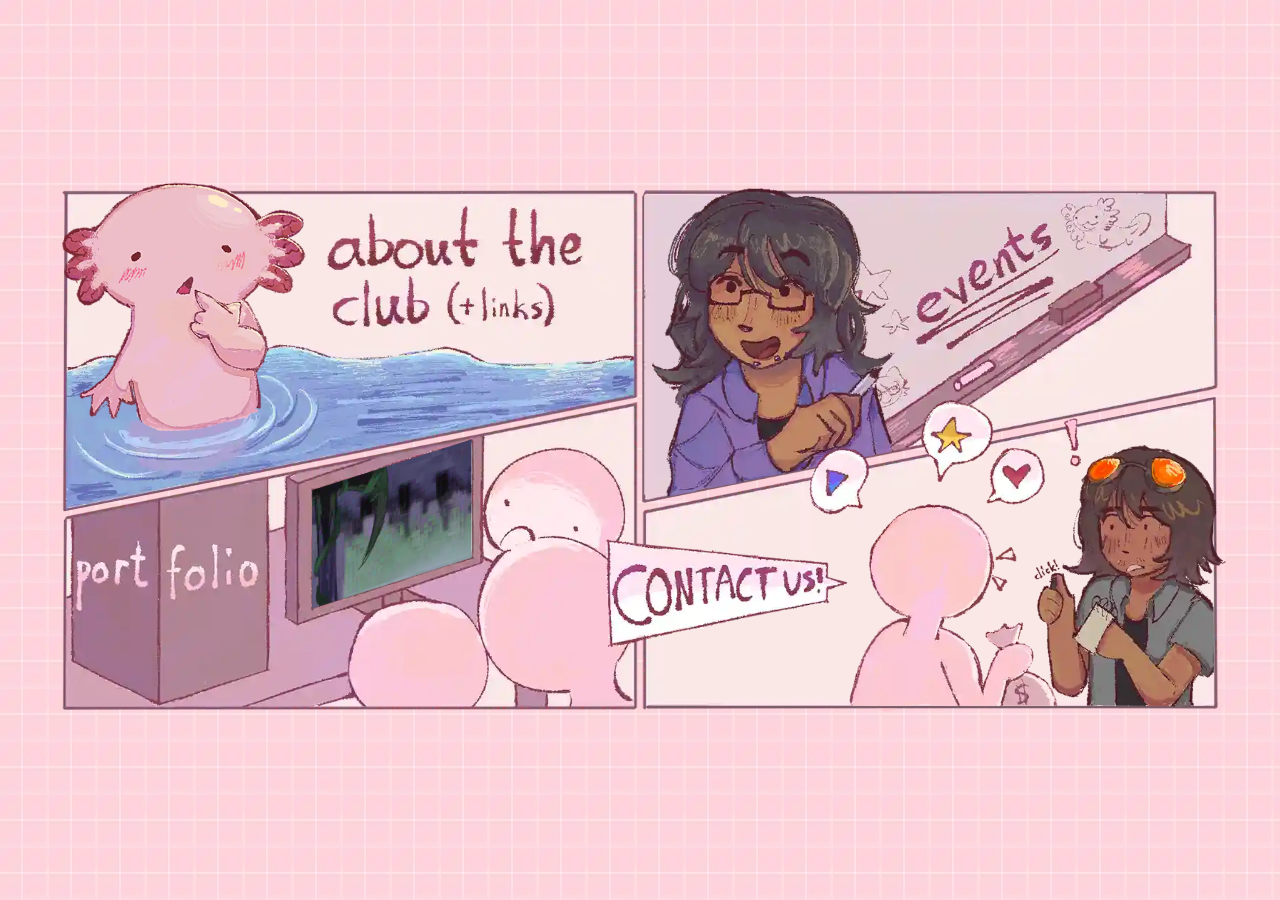
<file: index.html>
<!DOCTYPE html>
<html lang="en">

<head>
    <meta charset="UTF-8">
    <meta http-equiv="X-UA-Compatible" content="IE=edge">
    <meta name="viewport" content="width=device-width, initial-scale=1.0">
    <title>UNLV animation club</title>
    <link rel="icon" type="image/x-icon" href="images/favicon.ico">
    <link rel="stylesheet" href="menu.css">

    <!-- google fonts -->
    <link rel="preconnect" href="https://fonts.googleapis.com">
    <link rel="preconnect" href="https://fonts.gstatic.com" crossorigin>
    <link href="https://fonts.googleapis.com/css2?family=Sniglet:wght@400;800&display=swap" rel="stylesheet">
</head>

<body>
    <main>
        <div class="flex-container">
            <div class="column left">
                <a href="/about" class="panel panel-about">
                    <img class="panel-bg" src="images/about panel.webp" alt="what is the club, links and how to join">
                    <img class="panel-fg float" src="images/about soup.webp" style="width: 42%; bottom: 25%;">
                </a>
                <a href="/portfolio" class="panel panel-portfolio">
                    <img class="panel-bg" src="images/portfolio panel.webp" alt="portfolio">
                    <img class="panel-fg" src="images/portfolio video.webp" style="width: 37.5%; top: 19.77%; right: 24%">
                </a>
            </div>
            <div class="column right">
                <a href="/events" class="panel panel-events">
                    <img class="panel-bg" src="images/events panel.webp" alt="past events">
                    <img class="panel-fg breathe" src="images/events jo.webp" style="width: 42%; bottom: 2%; left: 2%">
                </a>
                <a href="/contact" class="panel panel-contact">
                    <img class="panel-bg" src="images/contact panel.webp" alt="contact us">
                    <img class="panel-fg" src="images/contact bubbles.webp" style="width: 82%; bottom: 20%; right: 24%">
                    <img class="panel-fg talking" src="images/contact ppl.webp"
                        style="width: 65%; bottom: -0.5%; right: -1.0%">
                </a>
            </div>
        </div>
    </main>
</body>

</html>
</file>
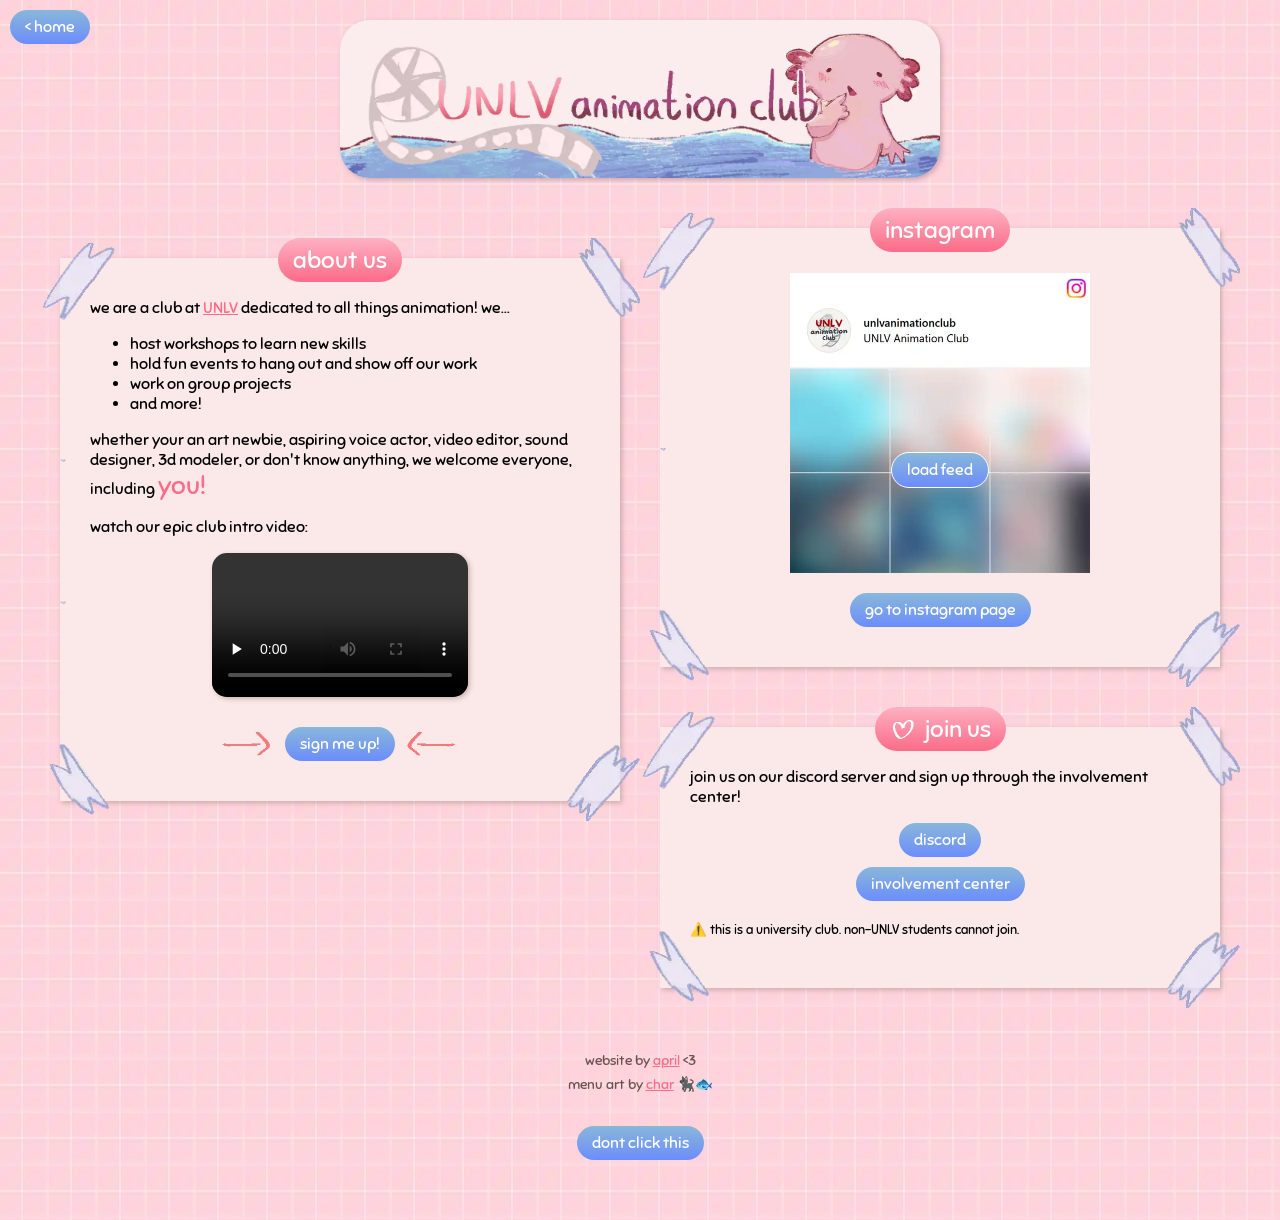
<file: about/index.html>
<!DOCTYPE html>
<html lang="en">

<head>
    <meta charset="UTF-8">
    <meta http-equiv="X-UA-Compatible" content="IE=edge">
    <meta name="viewport" content="width=device-width, initial-scale=1.0">
    <title>UNLV animation club</title>
    <link rel="icon" type="image/x-icon" href="./images/favicon.ico">
    <link rel="stylesheet" href="../styles.css">
    <link rel="stylesheet" href="about.css">

    <!-- google fonts -->
    <link rel="preconnect" href="https://fonts.googleapis.com">
    <link rel="preconnect" href="https://fonts.gstatic.com" crossorigin>
    <link href="https://fonts.googleapis.com/css2?family=Sniglet:wght@400;800&display=swap" rel="stylesheet">
</head>

<body>
    <header>
        <img src="images/about banner.webp" alt="our club logo and mascot">
    </header>
    <main>
        <div class="flex-container">
            <div class="column">
                <section class="tape-border">
                    <div class="title">
                        <h1>about us</h1>
                    </div>
                    <p>we are a club at <a href="https://www.unlv.edu" target="_blank">UNLV</a> dedicated to all things
                        animation! we...</p>
                    <ul>
                        <li>host workshops to learn new skills</li>
                        <li>hold fun events to hang out and show off our work</li>
                        <li>work on group projects</li>
                        <li>and more!</li>
                    </ul>
                    <p>whether your an art newbie, aspiring voice actor, video editor, sound designer, 3d modeler, or
                        don't
                        know
                        anything, we welcome everyone, including <strong>you!</strong></p>
                    <p>watch our epic club intro video:</p>
                    <video width="256" height="144" preload="none" controls loop>
                        <source src="videos/intro.mp4" type="video/mp4">
                        Your browser does not support the video tag.
                    </video>
                    <div class="join-button-container">
                        <div class="join-button">
                            <img class="arrow" src="images/arrow left.webp">
                            <a class="link-btn" href="#join">sign me up!</a>
                            <img class="arrow" src="images/arrow right.webp">
                        </div>
                    </div>
                </section>
            </div>

            <div class="column offset-col">
                <section class="tape-border">
                    <div class="title">
                        <h1>instagram</h1>
                    </div>
                    <div class="ig-container" id="ig-container">
                        <button id="load-ig-btn" class="link-btn">load feed</button>
                        <img class="ig-placeholder" src="images/ig placeholder.webp" alt="instagram feed placeholder">
                        <!-- ig feed gets loaded here -->
                        <a class="link-btn" href="https://www.instagram.com/unlvanimationclub/" class="link-btn">go to
                            instagram page</a>
                    </div>
                </section>

                <section id="join" class="tape-border">
                    <div class="title">
                        <img class="icon" src="images/join icon.webp" alt="join">
                        <h1>join us</h1>
                    </div>
                    <p>join us on our discord server and sign up through the involvement center!</p>
                    <a class="link-btn" href="https://discord.com/invite/QMR22RD6G5" class="link-btn">discord</a>
                    <a class="link-btn" href="https://involvementcenter.unlv.edu/organization/unlvanimationclub"
                        class="link-btn">involvement
                        center</a>
                    <small>⚠️ this is a university club. non-UNLV students cannot join.</small>
                </section>
            </div>
        </div>

        <footer>
            <p>website by <a href="https://www.instagram.com/birbnaise" target="_blank"
                    rel="noopener noreferrer">april</a> &lt;3 </p>
            <p>menu art by <a href="https://www.instagram.com/hygrocybes" target="_blank"
                    rel="noopener noreferrer">char</a> 🐈‍⬛🐟 </p>
            <div class="exploder">
                <button id="explode-btn" class="link-btn"
                    href="https://involvementcenter.unlv.edu/organization/unlvanimationclub" class="link-btn">dont click
                    this</button>
            </div>
        </footer>
    </main>

    <a class="link-btn back-button" href="../index.html">&lt; home</a>
    <div class="mascot" id="mascot">
        <img id="mascot-img" src="images/little guy.webp" alt="our club mascot">
    </div>
</body>

<script>
    // button that explodes mascot
    const btn = document.getElementById("explode-btn");
    btn.addEventListener("click", function () {

        // change mascot image to explosion
        const mascot = document.getElementById("mascot");
        const mascotImg = document.getElementById("mascot-img");
        mascotImg.src = "images/explosion.webp";
        mascotImg.alt = "explosion";

        // make animation stop playing
        mascot.style.animationPlayState = "paused";
    });

    // button that loads instagram feed
    document.getElementById('load-ig-btn').addEventListener('click', function () {
        const container = document.getElementById('ig-container');

        // 1. clear out container
        container.innerHTML = '';

        // 2. load in html embed code for instagram feed
        container.innerHTML = `
            <blockquote class="instagram-media" data-instgrm-permalink="https://www.instagram.com/unlvanimationclub/?utm_source=ig_embed&amp;utm_campaign=loading" data-instgrm-version="14" style=" background:#FFF; border:0; border-radius:3px; box-shadow:0 0 1px 0 rgba(0,0,0,0.5),0 1px 10px 0 rgba(0,0,0,0.15); margin: 1px; max-width:540px; min-width:326px; padding:0; width:99.375%; width:-webkit-calc(100% - 2px); width:calc(100% - 2px);"><div style="padding:16px;"> <a href="https://www.instagram.com/unlvanimationclub/?utm_source=ig_embed&amp;utm_campaign=loading" style=" background:#FFFFFF; line-height:0; padding:0 0; text-align:center; text-decoration:none; width:100%;" target="_blank"> <div style=" display: flex; flex-direction: row; align-items: center;"> <div style="background-color: #F4F4F4; border-radius: 50%; flex-grow: 0; height: 40px; margin-right: 14px; width: 40px;"></div> <div style="display: flex; flex-direction: column; flex-grow: 1; justify-content: center;"> <div style=" background-color: #F4F4F4; border-radius: 4px; flex-grow: 0; height: 14px; margin-bottom: 6px; width: 100px;"></div> <div style=" background-color: #F4F4F4; border-radius: 4px; flex-grow: 0; height: 14px; width: 60px;"></div></div></div><div style="padding: 19% 0;"></div> <div style="display:block; height:50px; margin:0 auto 12px; width:50px;"><svg width="50px" height="50px" viewBox="0 0 60 60" version="1.1" xmlns="https://www.w3.org/2000/svg" xmlns:xlink="https://www.w3.org/1999/xlink"><g stroke="none" stroke-width="1" fill="none" fill-rule="evenodd"><g transform="translate(-511.000000, -20.000000)" fill="#000000"><g><path d="M556.869,30.41 C554.814,30.41 553.148,32.076 553.148,34.131 C553.148,36.186 554.814,37.852 556.869,37.852 C558.924,37.852 560.59,36.186 560.59,34.131 C560.59,32.076 558.924,30.41 556.869,30.41 M541,60.657 C535.114,60.657 530.342,55.887 530.342,50 C530.342,44.114 535.114,39.342 541,39.342 C546.887,39.342 551.658,44.114 551.658,50 C551.658,55.887 546.887,60.657 541,60.657 M541,33.886 C532.1,33.886 524.886,41.1 524.886,50 C524.886,58.899 532.1,66.113 541,66.113 C549.9,66.113 557.115,58.899 557.115,50 C557.115,41.1 549.9,33.886 541,33.886 M565.378,62.101 C565.244,65.022 564.756,66.606 564.346,67.663 C563.803,69.06 563.154,70.057 562.106,71.106 C561.058,72.155 560.06,72.803 558.662,73.347 C557.607,73.757 556.021,74.244 553.102,74.378 C549.944,74.521 548.997,74.552 541,74.552 C533.003,74.552 532.056,74.521 528.898,74.378 C525.979,74.244 524.393,73.757 523.338,73.347 C521.94,72.803 520.942,72.155 519.894,71.106 C518.846,70.057 518.197,69.06 517.654,67.663 C517.244,66.606 516.755,65.022 516.623,62.101 C516.479,58.943 516.448,57.996 516.448,50 C516.448,42.003 516.479,41.056 516.623,37.899 C516.755,34.978 517.244,33.391 517.654,32.338 C518.197,30.938 518.846,29.942 519.894,28.894 C520.942,27.846 521.94,27.196 523.338,26.654 C524.393,26.244 525.979,25.756 528.898,25.623 C532.057,25.479 533.004,25.448 541,25.448 C548.997,25.448 549.943,25.479 553.102,25.623 C556.021,25.756 557.607,26.244 558.662,26.654 C560.06,27.196 561.058,27.846 562.106,28.894 C563.154,29.942 563.803,30.938 564.346,32.338 C564.756,33.391 565.244,34.978 565.378,37.899 C565.522,41.056 565.552,42.003 565.552,50 C565.552,57.996 565.522,58.943 565.378,62.101 M570.82,37.631 C570.674,34.438 570.167,32.258 569.425,30.349 C568.659,28.377 567.633,26.702 565.965,25.035 C564.297,23.368 562.623,22.342 560.652,21.575 C558.743,20.834 556.562,20.326 553.369,20.18 C550.169,20.033 549.148,20 541,20 C532.853,20 531.831,20.033 528.631,20.18 C525.438,20.326 523.257,20.834 521.349,21.575 C519.376,22.342 517.703,23.368 516.035,25.035 C514.368,26.702 513.342,28.377 512.574,30.349 C511.834,32.258 511.326,34.438 511.181,37.631 C511.035,40.831 511,41.851 511,50 C511,58.147 511.035,59.17 511.181,62.369 C511.326,65.562 511.834,67.743 512.574,69.651 C513.342,71.625 514.368,73.296 516.035,74.965 C517.703,76.634 519.376,77.658 521.349,78.425 C523.257,79.167 525.438,79.673 528.631,79.82 C531.831,79.965 532.853,80.001 541,80.001 C549.148,80.001 550.169,79.965 553.369,79.82 C556.562,79.673 558.743,79.167 560.652,78.425 C562.623,77.658 564.297,76.634 565.965,74.965 C567.633,73.296 568.659,71.625 569.425,69.651 C570.167,67.743 570.674,65.562 570.82,62.369 C570.966,59.17 571,58.147 571,50 C571,41.851 570.966,40.831 570.82,37.631"></path></g></g></g></svg></div><div style="padding-top: 8px;"> <div style=" color:#3897f0; font-family:Arial,sans-serif; font-size:14px; font-style:normal; font-weight:550; line-height:18px;">View this profile on Instagram</div></div><div style="padding: 12.5% 0;"></div> <div style="display: flex; flex-direction: row; margin-bottom: 14px; align-items: center;"><div> <div style="background-color: #F4F4F4; border-radius: 50%; height: 12.5px; width: 12.5px; transform: translateX(0px) translateY(7px);"></div> <div style="background-color: #F4F4F4; height: 12.5px; transform: rotate(-45deg) translateX(3px) translateY(1px); width: 12.5px; flex-grow: 0; margin-right: 14px; margin-left: 2px;"></div> <div style="background-color: #F4F4F4; border-radius: 50%; height: 12.5px; width: 12.5px; transform: translateX(9px) translateY(-18px);"></div></div><div style="margin-left: 8px;"> <div style=" background-color: #F4F4F4; border-radius: 50%; flex-grow: 0; height: 20px; width: 20px;"></div> <div style=" width: 0; height: 0; border-top: 2px solid transparent; border-left: 6px solid #f4f4f4; border-bottom: 2px solid transparent; transform: translateX(16px) translateY(-4px) rotate(30deg)"></div></div><div style="margin-left: auto;"> <div style=" width: 0px; border-top: 8px solid #F4F4F4; border-right: 8px solid transparent; transform: translateY(16px);"></div> <div style=" background-color: #F4F4F4; flex-grow: 0; height: 12px; width: 16px; transform: translateY(-4px);"></div> <div style=" width: 0; height: 0; border-top: 8px solid #F4F4F4; border-left: 8px solid transparent; transform: translateY(-4px) translateX(8px);"></div></div></div> <div style="display: flex; flex-direction: column; flex-grow: 1; justify-content: center; margin-bottom: 24px;"> <div style=" background-color: #F4F4F4; border-radius: 4px; flex-grow: 0; height: 14px; margin-bottom: 6px; width: 224px;"></div> <div style=" background-color: #F4F4F4; border-radius: 4px; flex-grow: 0; height: 14px; width: 144px;"></div></div></a><p style=" color:#c9c8cd; font-family:Arial,sans-serif; font-size:14px; line-height:17px; margin-bottom:0; margin-top:8px; overflow:hidden; padding:8px 0 7px; text-align:center; text-overflow:ellipsis; white-space:nowrap;"><a href="https://www.instagram.com/unlvanimationclub/?utm_source=ig_embed&amp;utm_campaign=loading" style=" color:#c9c8cd; font-family:Arial,sans-serif; font-size:14px; font-style:normal; font-weight:normal; line-height:17px;" target="_blank">UNLV Animation Club</a> (@<a href="https://www.instagram.com/unlvanimationclub/?utm_source=ig_embed&amp;utm_campaign=loading" style=" color:#c9c8cd; font-family:Arial,sans-serif; font-size:14px; font-style:normal; font-weight:normal; line-height:17px;" target="_blank">unlvanimationclub</a>) • Instagram photos and videos</p></div>
            </blockquote>
        `;

        // inject embed script
        const script = document.createElement('script');
        script.async = true;
        script.src = "//www.instagram.com/embed.js";

        // Append the script to trigger Instagram's parser to turn the blockquote into the actual interactive iframe
        document.body.appendChild(script);
    });
</script>

</html>
</file>
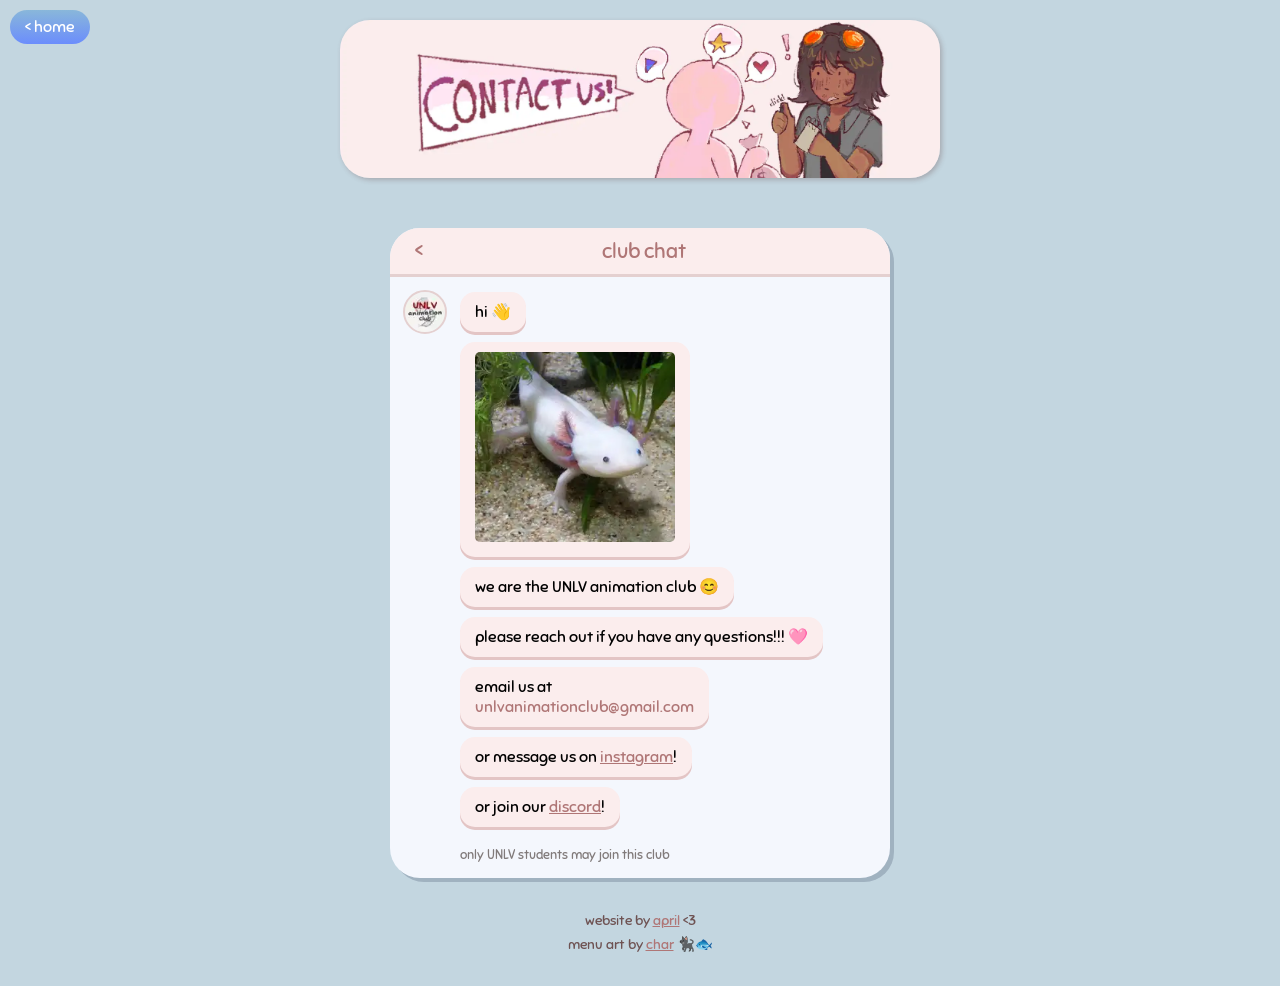
<file: contact/index.html>
<!DOCTYPE html>
<html lang="en">

<head>
    <meta charset="UTF-8">
    <meta http-equiv="X-UA-Compatible" content="IE=edge">
    <meta name="viewport" content="width=device-width, initial-scale=1.0">
    <title>UNLV animation club</title>
    <link rel="icon" type="image/x-icon" href="./images/favicon.ico">
    <link rel="stylesheet" href="../styles.css">
    <link rel="stylesheet" href="contact.css">

    <!-- google fonts -->
    <link rel="preconnect" href="https://fonts.googleapis.com">
    <link rel="preconnect" href="https://fonts.gstatic.com" crossorigin>
    <link href="https://fonts.googleapis.com/css2?family=Sniglet:wght@400;800&display=swap" rel="stylesheet">
</head>

<body>
    <header>
        <img src="contact banner.webp" alt="contact us page">
    </header>
    <main>
        <div class="flex-container">
            <div class="column">
                <section>
                    <div class="chat-header">
                        <p>&lt;</p>
                        <p>club chat</p>
                        <p></p>
                    </div>
                    <div class="chat-box">
                        <img class="pfp" src="pfp.webp" alt="profile picture">
                        <div class="message-list">
                            <div class="message">hi 👋</div>
                            <div class="message">
                                <img src="axolotl.webp" alt="selfie">
                            </div>
                            <div class="message">we are the UNLV animation club 😊</div>
                            <div class="message">please reach out if you have any questions!!! 🩷</div>
                            <div class="message email">email us at
                                <div class="email-content">
                                    unlvanimat<span>ioncl</span>ub@<span>yahoo.com</span>gmail.com
                                </div>
                            </div>
                            <div class="message">or message us on <a href="https://www.instagram.com/unlvanimationclub/"
                                    target="_blank" rel="noopener noreferrer">instagram</a>!</div>
                            <div class="message">or join our <a href="https://discord.com/invite/QMR22RD6G5"
                                    target="_blank" rel="noopener noreferrer">discord</a>!

                            </div>
                            <small>only UNLV students may join this club</small>
                        </div>
                    </div>
                </section>
            </div>
        </div>
        <footer>
            <p>website by <a href="https://www.instagram.com/birbnaise" target="_blank"
                    rel="noopener noreferrer">april</a> &lt;3 </p>
            <p>menu art by <a href="https://www.instagram.com/hygrocybes" target="_blank"
                    rel="noopener noreferrer">char</a> 🐈‍⬛🐟 </p>
        </footer>
    </main>
    <a class="link-btn back-button" href="../index.html">&lt; home</a>
</body>

</html>
</file>
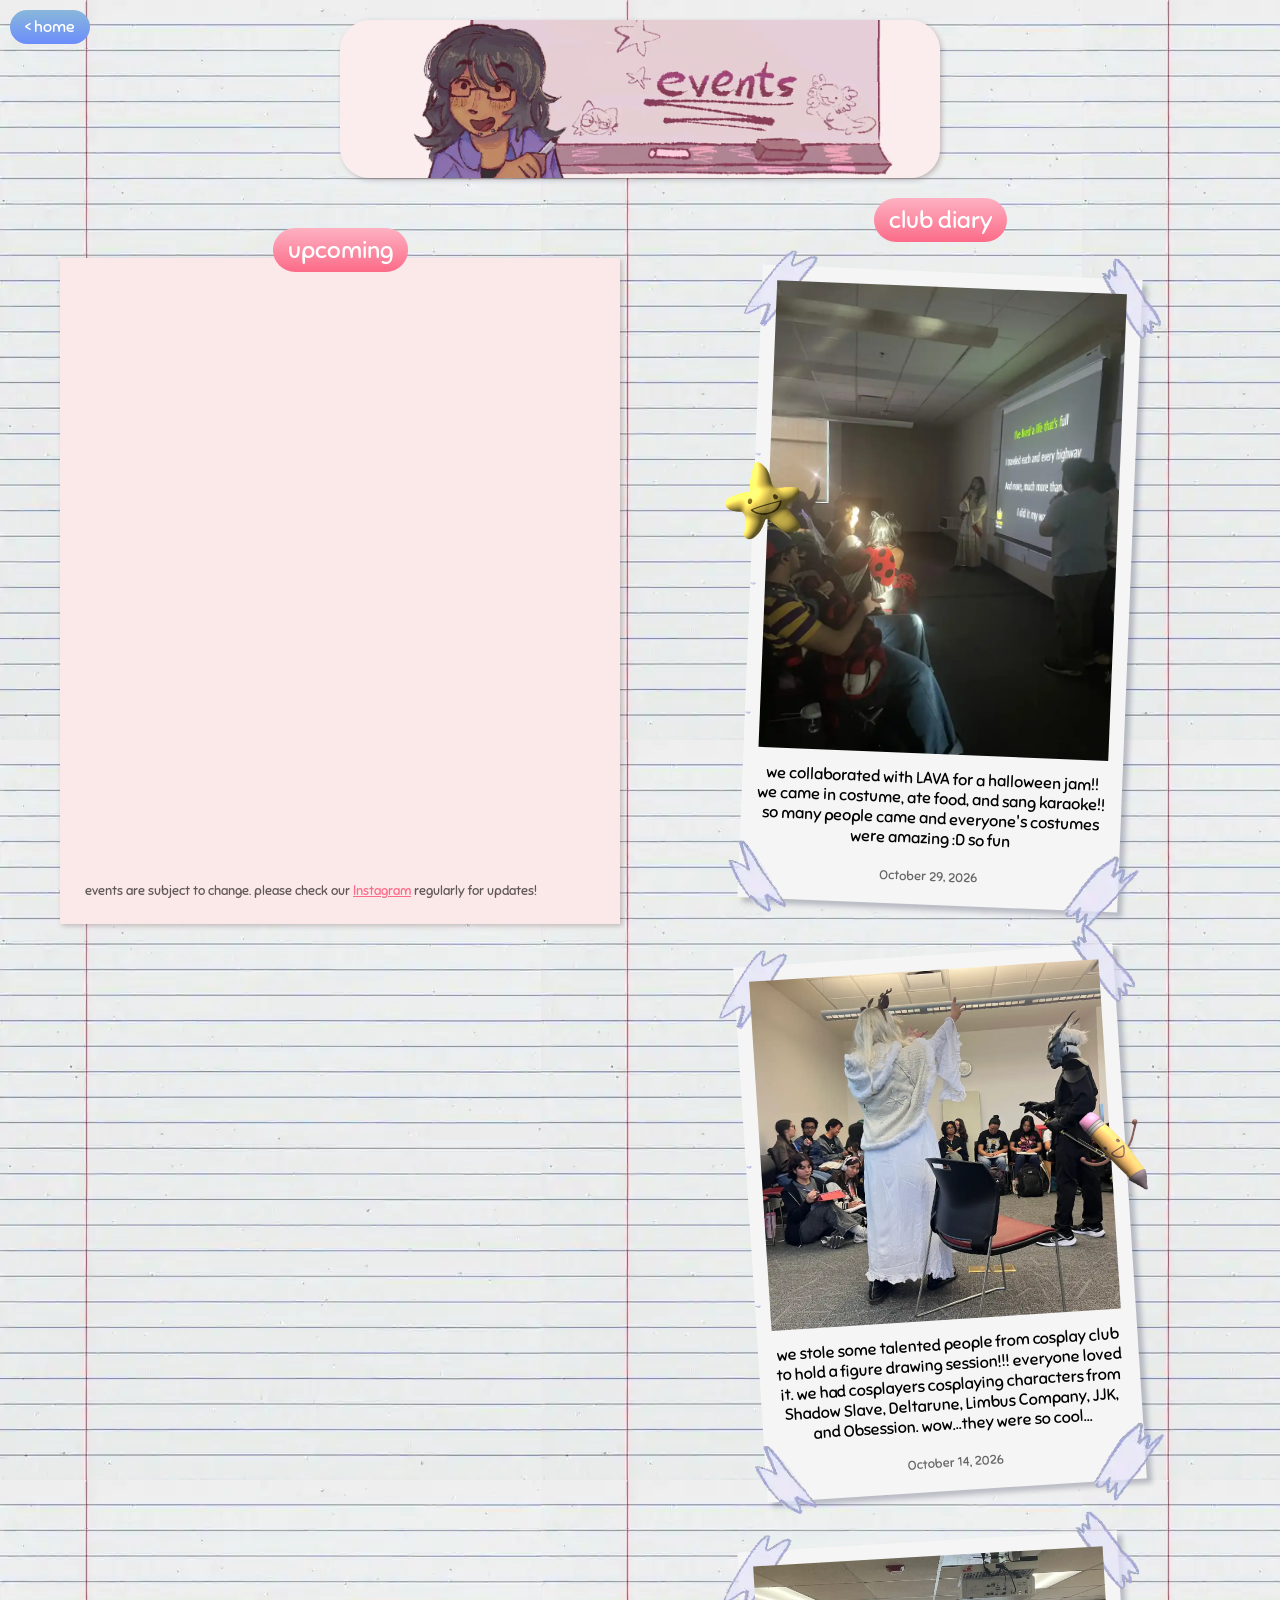
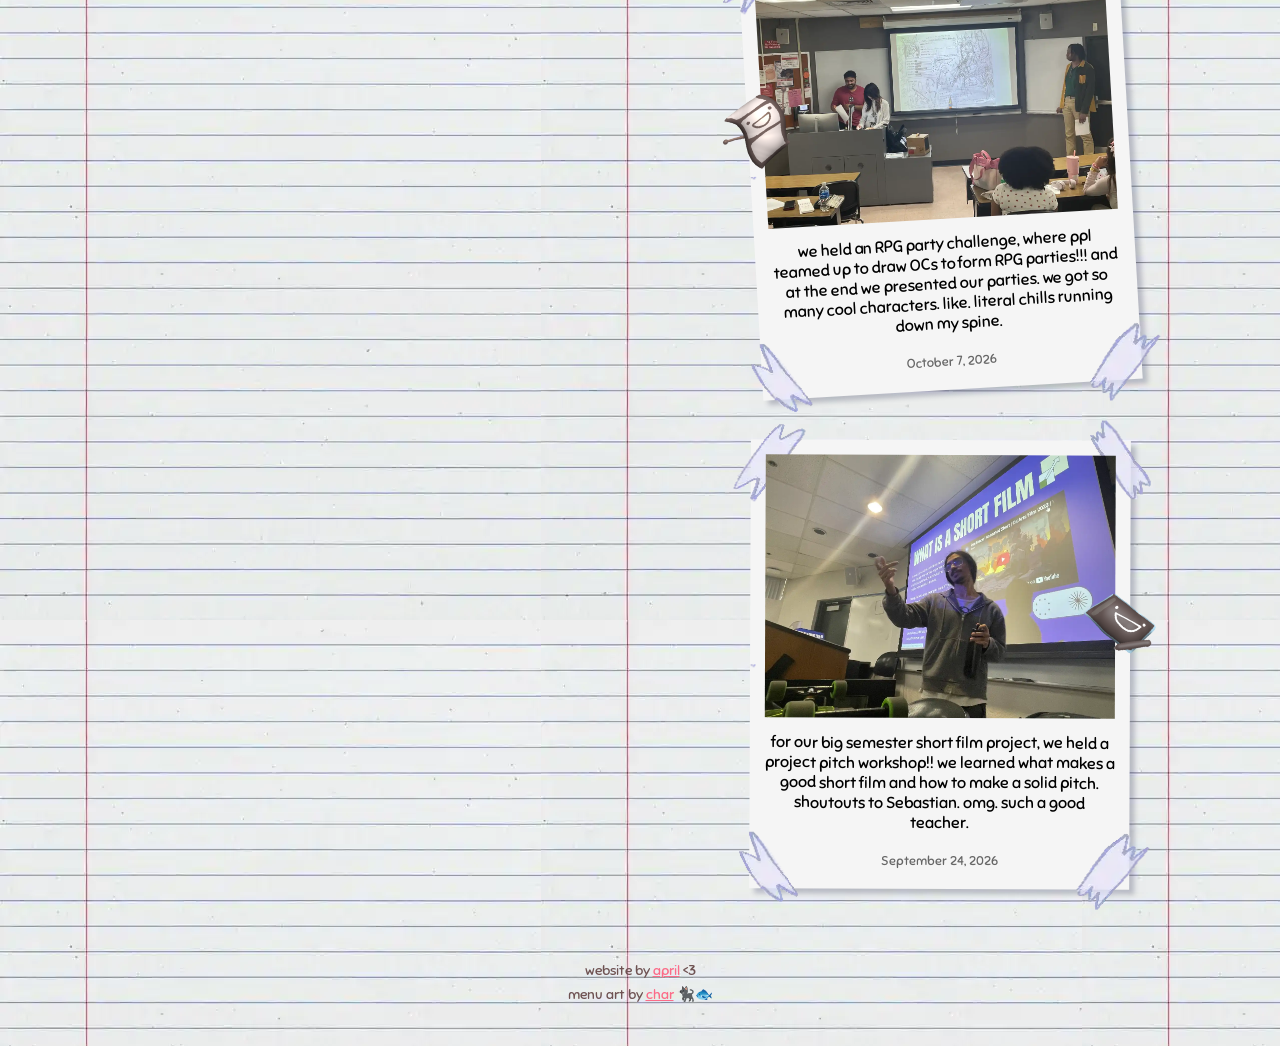
<file: events/index.html>
<!DOCTYPE html>
<html lang="en" style="background: url('paper.webp') repeat; background-size: fit;">

<head>
    <meta charset="UTF-8">
    <meta http-equiv="X-UA-Compatible" content="IE=edge">
    <meta name="viewport" content="width=device-width, initial-scale=1.0">
    <title>UNLV animation club</title>
    <link rel="icon" type="image/x-icon" href="./images/favicon.ico">
    <link rel="stylesheet" href="../styles.css">
    <link rel="stylesheet" href="events.css">

    <!-- google fonts -->
    <link rel="preconnect" href="https://fonts.googleapis.com">
    <link rel="preconnect" href="https://fonts.gstatic.com" crossorigin>
    <link href="https://fonts.googleapis.com/css2?family=Sniglet:wght@400;800&display=swap" rel="stylesheet">
</head>

<body>
    <header>
        <img src="events banner.webp" alt="events page">
    </header>
    <main>
        <div class="flex-container">
            <div class="column">
                <section>
                    <div class="title">
                        <h1>upcoming</h1>
                    </div>
                    <iframe class="calendar"
                        src="https://calendar.google.com/calendar/embed?height=600&wkst=1&ctz=America%2FLos_Angeles&showCalendars=0&mode=AGENDA&showPrint=0&showTabs=0&showTz=0&showTitle=0&src=d2FsbGFnM0B1bmx2Lm5ldmFkYS5lZHU&color=%237cb342"
                        style="width: 100%; height: 600px; border: none;">
                    </iframe>
                    <small>events are subject to change. please check our <a
                            href="https://www.instagram.com/unlvanimationclub/" target="_blank"
                            rel="noopener noreferrer">Instagram</a> regularly for updates!</small>
                </section>
            </div>

            <div class="column offset-col">
                <section class="diary">
                    <div class="title">
                        <h1>club diary</h1>
                    </div>
                    <div class="entry tape-border">
                        <img class="charm left" src="charm star.webp">
                        <figure>
                            <img src="photos/10-29-26.webp" alt="halloween jam">
                            <figcaption>we collaborated with LAVA for a halloween jam!! we came in costume, ate food, and
                                sang karaoke!! so many people came and everyone's costumes were amazing :D so fun
                            </figcaption>
                            <date>October 29, 2026</date>
                        </figure>
                    </div>
                    <div class="entry tape-border">
                        <img class="charm right" src="charm pencil.webp">
                        <figure>
                            <img src="photos/10-14-26.webp" alt="figure drawing">
                            <figcaption>we stole some talented people from cosplay club to hold a figure drawing
                                session!!! everyone loved it. we had cosplayers cosplaying characters from Shadow Slave,
                                Deltarune, Limbus Company, JJK, and Obsession. wow...they were so cool...</figcaption>
                            <date>October 14, 2026</date>
                        </figure>
                    </div>
                    <div class="entry tape-border">
                        <img class="charm left" src="charm film.webp">
                        <figure>
                            <img src="photos/10-7-26.webp" alt="RPG party">
                            <figcaption>we held an RPG party challenge, where ppl teamed up to draw OCs to form RPG
                                parties!!! and at the end we presented our parties. we got so many cool characters.
                                like. literal chills running down my spine.
                            </figcaption>
                            <date>October 7, 2026</date>
                        </figure>
                    </div>
                    <div class="entry tape-border">
                        <img class="charm right" src="charm tablet.webp">
                        <figure>
                            <img src="photos/9-24-26.webp" alt="project pitch workshop">
                            <figcaption>for our big semester short film project, we held a project pitch workshop!! we
                                learned what makes a good short film and how to make a solid pitch. shoutouts to
                                Sebastian. omg. such a good teacher.
                            </figcaption>
                            <date>September 24, 2026</date>
                        </figure>
                    </div>
                </section>
            </div>
        </div>
        <footer>
            <p>website by <a href="https://www.instagram.com/birbnaise" target="_blank"
                    rel="noopener noreferrer">april</a> &lt;3 </p>
            <p>menu art by <a href="https://www.instagram.com/hygrocybes" target="_blank"
                    rel="noopener noreferrer">char</a> 🐈‍⬛🐟 </p>
        </footer>
    </main>
    <a class="link-btn back-button" href="../index.html">&lt; home</a>


    <script>
        // tilt all entries by a random amount between -5 and 5 degrees
        const entries = document.querySelectorAll('.entry');
        entries.forEach(entry => {
            const randomAngle = Math.random() * 10 - 5; // random number between -5 and 5
            entry.style.transform = `rotate(${randomAngle}deg)`;
        });
    </script>
</body>

</html>
</file>
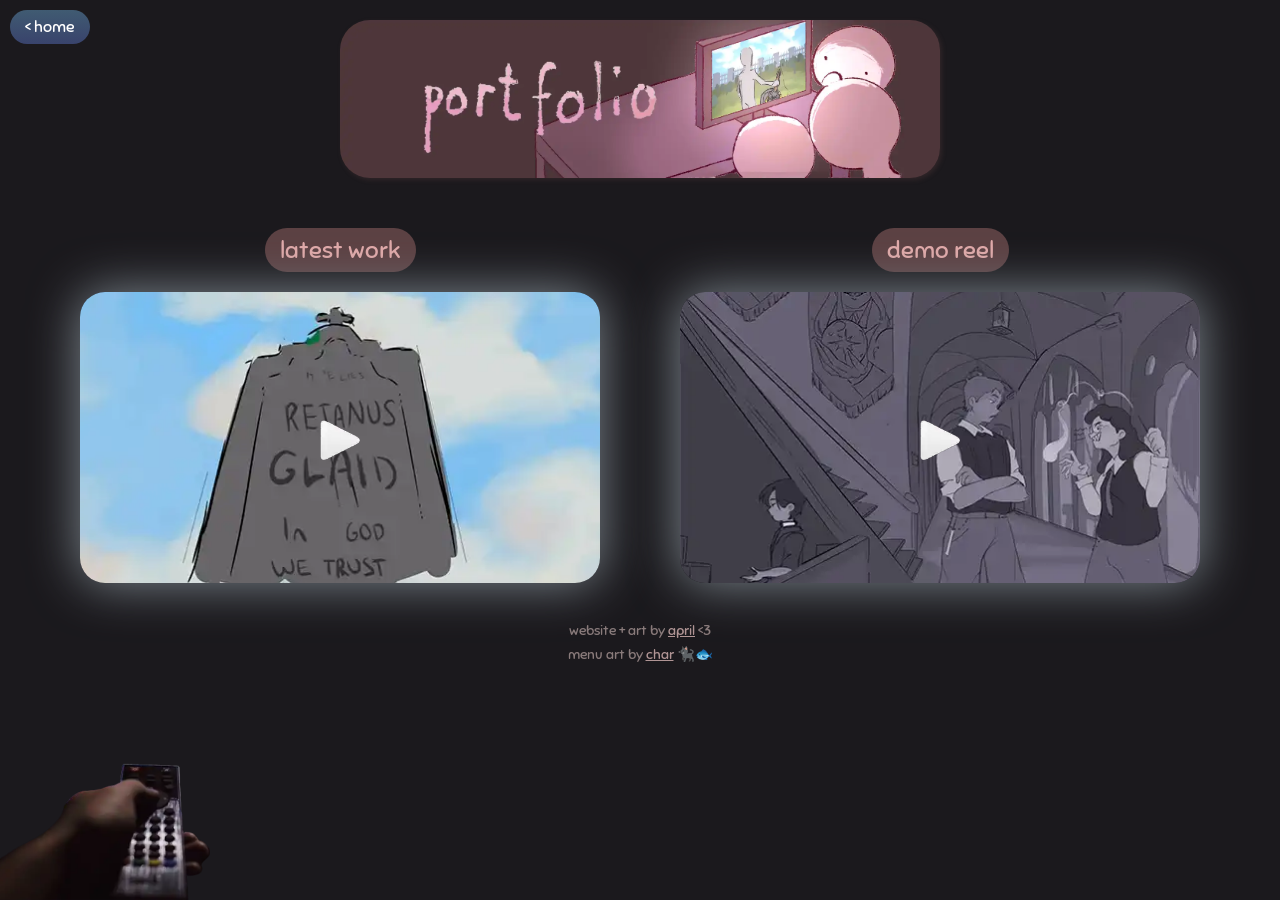
<file: portfolio/index.html>
<!DOCTYPE html>
<html lang="en">

<head>
    <meta charset="UTF-8">
    <meta http-equiv="X-UA-Compatible" content="IE=edge">
    <meta name="viewport" content="width=device-width, initial-scale=1.0">
    <title>UNLV animation club</title>
    <link rel="icon" type="image/x-icon" href="./images/favicon.ico">
    <link rel="stylesheet" href="../styles.css">
    <link rel="stylesheet" href="portfolio.css">

    <!-- google fonts -->
    <link rel="preconnect" href="https://fonts.googleapis.com">
    <link rel="preconnect" href="https://fonts.gstatic.com" crossorigin>
    <link href="https://fonts.googleapis.com/css2?family=Sniglet:wght@400;800&display=swap" rel="stylesheet">
</head>

<body>
    <header>
        <img src="portfolio banner.webp" alt="portfolio page">
    </header>
    <main>
        <div class="flex-container">
            <div class="column">
                <section>
                    <div class="title">
                        <h1>latest work</h1>
                    </div>
                    <div class="video-container">
                        <a href="https://www.instagram.com/reel/DVIUEssjU0x/" target="_blank" rel="noopener noreferrer">
                            <img class="thumbnail" src="2-23-26 vid thumbnail.webp" alt="latest work">
                            <img class="play-icon" src="play icon.webp">
                        </a>
                    </div>
                </section>
            </div>

            <div class="column">
                <section>
                    <div class="title">
                        <h1>demo reel</h1>
                    </div>
                    <div class="video-container">
                        <a href="https://www.youtube.com/watch?v=sUcOfxTzW1Y" target="_blank" rel="noopener noreferrer">
                            <img class="thumbnail" src="demo reel thumbnail.webp" alt="latest work">
                            <img class="play-icon" src="play icon.webp">
                        </a>
                    </div>
                </section>
            </div>
        </div>
        <footer>
            <p>website + art by <a href="https://www.instagram.com/birbnaise" target="_blank"
                    rel="noopener noreferrer">april</a> &lt;3 </p>
            <p>menu art by <a href="https://www.instagram.com/hygrocybes" target="_blank"
                    rel="noopener noreferrer">char</a> 🐈‍⬛🐟 </p>
        </footer>
    </main>
    <a class="link-btn back-button" href="../index.html">&lt; home</a>
    <img class="remote" src="remote.webp" alt="remote">
</body>

</html>
</file>
<file: menu.css>
* {
    box-sizing: border-box;
}

html {
    font-family: 'Sniglet', 'Arial', sans-serif;
    background: url("images/tile2.webp") repeat;
    margin: 0;
    padding: 0;
    scroll-behavior: smooth;
}

body {
    max-width: 1200px;
    margin: 0 auto;
    min-height: 100vh;
    display: flex;
    align-items: center;
}

main {
    padding: 20px;
    width: 100%;
}


/* //////////// responsive layout /////////// */
.flex-container {
    display: flex;
    flex-wrap: wrap;
    gap: 0px;
    align-items: start;
}

.column {
    flex: 1;
    min-width: 300px;
}

@media (max-width: 640px) {
    .right {
        margin-top: 3px;
    }
}


/* //////////// main menu /////////// */
.panel {
    display: block;
    padding: 0 2px;
    position: relative;
    pointer-events: none;
    /* clicks will pass through panel's hitbox to bg */
}

.panel-bg {
    width: 100%;
    height: auto;
    display: block;
    pointer-events: auto;
    /* This turns the image (and ONLY its clipped shape) into the link trigger! */
    cursor: pointer;
}

/* //////////// panel positioning /////////// */
.panel-portfolio {
    margin-top: -19%;
}

.panel-contact {
    margin-top: -18.5%;
}


/* /////////// Clipping Paths //////////// */
/* Percentages correspond to: top-left, top-right, bottom-right, bottom-left */
.panel-about .panel-bg {
    clip-path: polygon(0% 0%, 100% 0%, 100% 65%, 0% 100%);

}

.panel-portfolio .panel-bg {
    clip-path: polygon(0% 37%, 100% 0%, 100% 100%, 0% 100%);
}

.panel-events .panel-bg {
    clip-path: polygon(0% 0%, 100% 0%, 100% 64%, 0% 100%);
}

.panel-contact .panel-bg {
    clip-path: polygon(0% 36%, 100% 0%, 100% 100%, 0% 100%);
}


/* //////////// foreground images /////////// */
.panel-fg {
    position: absolute;
    height: auto;
    display: block;

    /* temp positioning, will get overwidden in inline style */
    width: 40%;
}

.panel-portfolio .panel-fg {
    filter: hue-rotate(20deg) brightness(1.2) contrast(.9);
    transform: rotateX(-20deg) rotateY(43deg) scaleY(1.03);
}

/* //////////// animation /////////// */
@keyframes breathe {
    0% {
        transform: scaleY(1);
    }

    50% {
        transform: scaleY(1.02);
    }

    100% {
        transform: scaleY(1);
    }
}

@keyframes talk {
    0% {
        transform: scaleY(1);
    }

    40% {
        transform: scaleY(1);
    }

    60% {
        transform: scaleY(1.04);
    }

    70% {
        transform: scaleY(1);
    }

    80% {
        transform: scaleY(1.02);
    }

    100% {
        transform: scaleY(1);
    }
}

@keyframes float {
    0% {
        transform: translateY(5px);
    }

    50% {
        transform: translateY(-5px);
    }

    100% {
        transform: translateY(5px);
    }
}

.breathe {
    transform-origin: bottom;
    animation: breathe 2.5s ease-in-out infinite;
}

.talking {
    transform-origin: bottom;
    animation: talk 1s ease-in-out infinite;
}

.float {
    animation: float 4s ease-in-out infinite;
}
</file>
<file: styles.css>
* {
    box-sizing: border-box;
}

html {
    font-family: 'Sniglet', 'Arial', sans-serif;
    background: url("images/tile2.webp") repeat;
    margin: 0;
    padding: 0;
    scroll-behavior: smooth;
}

body {
    max-width: 1200px;
    margin: 0 auto;
}


/* //////////// responsive layout /////////// */
.flex-container {
    display: flex;
    flex-wrap: wrap;
    gap: 0px;
    align-items: start;
}

.column {
    flex: 1;
    min-width: 300px;
}

.offset-col {
    transform: translateY(-30px);
}

@media (max-width: 600px) {
    .column {
        margin-top: -60px;
    }

    .offset-col {
        transform: none;
    }
}


/* //////////// main content containers /////////// */
header,
section {
    margin: 60px 20px;
    box-shadow: 2px 2px 5px rgba(99, 66, 66, 0.3);
}

header {
    width: 92%;
    max-width: 600px;
    margin: 20px auto;
    border-radius: 30px;
    overflow: hidden;
}

section {
    padding: 20px;
    background-color: #fae9e8;
}

header img {
    max-width: 100%;
    height: auto;
    display: block;
}

@media (max-width: 600px) {
    header {
        margin: 60px auto;
    }
}

footer {
    display: flex;
    flex-direction: column;
    align-items: center;
    text-align: center;
}


/* //////////// text /////////// */
h1 {
    color: #ffffff;
    margin: 0;
    font-size: 1.5em;
    font-weight: normal;
}

p a {
    color: #fc6b88;
}

strong {
    color: #fc6b88;
    font-weight: normal;
    font-size: 1.6em;
}

small {
    display: block;
    margin: 20px 0;
}

.title {
    margin-top: -50px;
    margin-left: auto;
    margin-right: auto;
    display: flex;
    align-items: center;
    gap: 10px;
    background: linear-gradient(#fdb1c2, #fc6b88);
    padding: 7px 15px;
    width: fit-content;
    border-radius: 25px;
}

.title .icon {
    height: 25px;
}

footer p {
    color: #6e5252;
    margin: 3px;
    font-size: 0.9em;
}


/* //////////// buttons /////////// */
button {
    border: none;
    cursor: pointer;
    font-family: 'Sniglet', 'Arial', sans-serif;
    font-size: 1em;
}

.link-btn {
    display: block;
    margin: 10px auto;
    gap: 10px;
    background: linear-gradient(#89b7da, #6b8dfc);
    padding: 7px 15px;
    border-radius: 25px;
    width: fit-content;
    color: #ffffff;
    text-decoration: none;
    transition: ease .3s;
    text-wrap: nowrap;
}

.link-btn:hover {
    transform: scale(1.2);
}

.back-button {
    position: fixed;
    margin: 0;
    top: 10px;
    left: 10px;
}

/* //////////// misc /////////// */
video {
    display: block;
    margin: 0 auto;
    border-radius: 15px;
    box-shadow: 2px 2px 5px rgba(99, 66, 66, 0.3);
    background: white;
}

.tape-border {
    border-style: solid;
    border-width: 10px;
    border-image-source: url("images/tape\ border.webp");
    border-image-slice: 27%;
    border-image-repeat: round;
    border-image-width: 8;
    border-image-outset: 20px;
    opacity: 1;
}
</file>
<file: about/about.css>
footer {
    margin-top: -30px;
}

.join-button-container {
    display: flex;
    justify-content: center;
}

.join-button {
    margin: 20px auto 0;
    display: inline-flex;
    align-items: center;
    width: fit-content;
    gap: 10px;
    flex-wrap: nowrap;
}

.join-button .arrow {
    height: 30px;
}

.exploder {
    margin: 20px 0 50px;
}

#load-ig-btn {
    position: relative;
    margin: 0 auto;
    top: 200px;
    border: white solid 1.5px;
}

/* //////////// instagram feed /////////// */
.ig-container {
    width: 100%;
    overflow: hidden;
}

.ig-placeholder {
    height: 300px;
    width: 300px;
    margin: -15px auto 20px auto;
    display: block;
}


/* //////////// mascot /////////// */
@keyframes jumping {
    from {
        transform: scale(40%);
        bottom: -50px;
    }

    to {
        transform: scale(50%);
        bottom: 30px;
    }
}

.mascot {
    position: fixed;
    right: -50px;
    animation: jumping .5s ease infinite alternate;
}

.mascot img {
    display: block;
    width: 240px;
    height: auto;
}
</file>
<file: contact/contact.css>
html {
    background: #c3d6e0;
}

p {
    margin: 0;
}

a,
.email-content,
footer a {
    color: #af7676;
}

footer {
    margin: 0 0 30px;
}

small {
    font-size: 0.8rem;
    color: #807a7a;
    margin: 10px 0 0;
}

/* //////////// chat box /////////// */
section {
    width: 90%;
    max-width: 500px;
    margin: 30px auto;
    padding: 0;
    border-radius: 30px;
    background: rgb(244, 247, 253);
    box-shadow: 4px 4px rgb(160, 178, 192);
    outline: 20px 0px solid rgb(160, 178, 192);
    outline-offset: -20px;
}

.chat-box {
    display: flex;
    gap: 15px;
    padding: 15px;
}

.chat-header {
    display: flex;
    gap: 15px;
    align-items: center;
    justify-content: space-between;
    padding: 10px 25px;
    border-radius: 30px 30px 0px 0px;
    background: #FBEDED;
    border-bottom: 3px solid #e4d0d0;
}

.chat-header p {
    display: block;
    margin: 0;
    font-size: 1.3rem;
    color: #af7676;
}

/* //////////// chat content /////////// */
.pfp {
    width: 40px;
    height: 40px;
    border-radius: 50%;
    object-fit: cover;
    background: #FBEDED;
    outline: 2px solid #e4d0d0;
}

.no-pfp {
    width: 50px;
    height: 50px;
}

.message-list {
    display: flex;
    gap: 10px;
    flex-direction: column;
    align-items: flex-start;
}

.message {
    width: fit-content;
    padding: 10px 15px;
    border-radius: 15px;
    background: #FBEDED;
    box-shadow: 0px 3px rgb(227, 197, 197);
}

.message>img {
    width: 200px;
    border-radius: 5px;
    object-fit: cover;
}


/* //////////// email obfuscation /////////// */
div.email-content>span:nth-child(2) {
    display: none;
}
</file>
<file: events/events.css>
/* //////////// calendar /////////// */
.calendar {
    filter: hue-rotate(140deg);
}

small {
    color: #605757;
    margin: 5px;
}

small a {
    color: #fc6b88;
    text-decoration: underline;
}

/* //////////// club diary /////////// */
.diary {
    display: flex;
    flex-direction: column;
    align-items: center;
    gap: 50px;
    background: none;
    box-shadow: none;
}

@media (max-width: 600px) {
    /* stop horizontal scrolling on mobile */
    .diary {
        overflow-x: clip;
    }
}

.diary .title {
    margin-bottom: -20px;
}

.entry {
    background: whitesmoke;
    padding: 5px 5px 10px;
    box-shadow: 5px 5px 5px rgba(66, 69, 99, 0.3);
}

figure {
    display: flex;
    flex-direction: column;
    gap: 15px;
    margin: 0;
    width: 100%;
    max-width: 350px;
}

figure>* {
    text-align: center;
}

figure img {
    width: 100%;
    height: auto;
}

date {
    font-size: 0.8rem;
    color: #666;
    margin-top: 5px;
}


/* //////////// charms /////////// */
.charm {
    position: absolute;
    width: 80px;
    top: 30%;
}

.right {
    transform: rotate(10deg);
    right: -40px;
}

.left {
    transform: rotate(-10deg);
    left: -40px;
}

/* //////////// footer /////////// */
footer {
    margin: -50px auto 30px;
    padding: 10px;
}
</file>
<file: portfolio/portfolio.css>
html {
    background: #1b191d;
}

.back-button {
    background: linear-gradient(#405b72, #39436c);
}

.title {
    background: #5c4143;
}

h1 {
    color: #e1aaaa;
}

footer p {
    color: #8a7b7b;
}

footer a {
    color: #b19595;
}

section {
    background: none;
    box-shadow: none;
}

footer {
    margin: -50px auto 170px;
}

.remote {
    position: fixed;
    width: 70%;
    max-width: 250px;
    height: auto;
    bottom: 0;
    left: -40px;
}


/* //////////// videos /////////// */
.video-container {
    position: relative;
    margin-top: 20px;
}

.thumbnail {
    width: 100%;
    height: auto;
    border-radius: 25px;
    box-shadow: 0px 0px 50px #7f8a91;
}

.play-icon {
    position: absolute;
    width: 40px;
    height: 40px;
    top: 50%;
    left: 50%;
    transform: translate(-50%, -50%);
}
</file>
